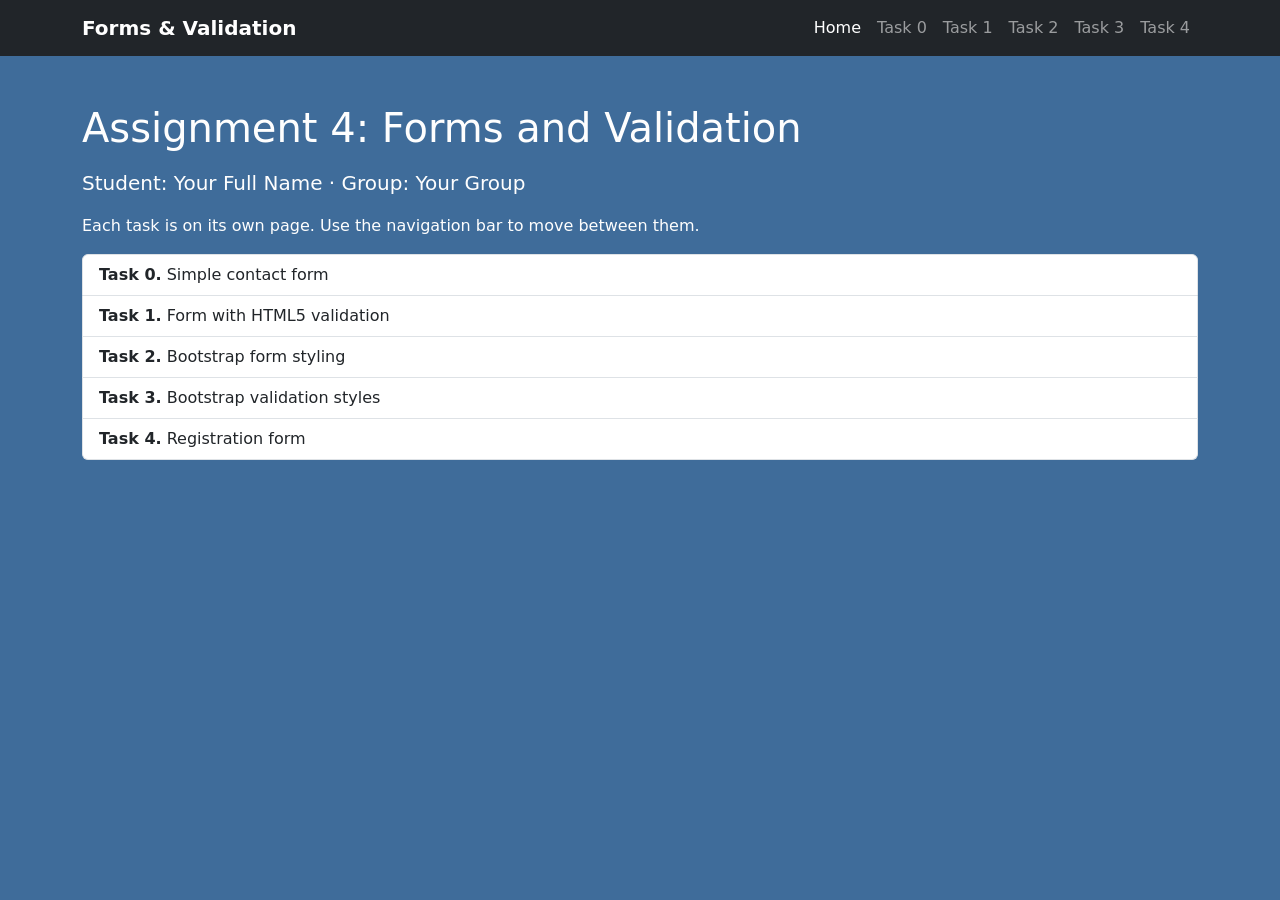
<file: index.html>
<!DOCTYPE html>
<html lang="en">
<head>
  <meta charset="UTF-8">
  <meta name="viewport" content="width=device-width, initial-scale=1">
  <title>Home | Assignment 4</title>
  <link href="https://cdn.jsdelivr.net/npm/bootstrap@5.3.3/dist/css/bootstrap.min.css" rel="stylesheet">
  <link href="style.css" rel="stylesheet">
</head>
<body>
<nav class="navbar navbar-expand-lg navbar-dark bg-dark">
  <div class="container">
    <a class="navbar-brand" href="index.html">Forms &amp; Validation</a>
    <button class="navbar-toggler" type="button" data-bs-toggle="collapse" data-bs-target="#nav" aria-controls="nav" aria-expanded="false" aria-label="Toggle navigation"><span class="navbar-toggler-icon"></span></button>
    <div class="collapse navbar-collapse" id="nav"><ul class="navbar-nav ms-auto"><li class="nav-item"><a class="nav-link active" href="index.html" aria-current="page">Home</a></li><li class="nav-item"><a class="nav-link" href="task0-basic-form.html">Task 0</a></li><li class="nav-item"><a class="nav-link" href="task1-html5-validation.html">Task 1</a></li><li class="nav-item"><a class="nav-link" href="task2-bootstrap-form.html">Task 2</a></li><li class="nav-item"><a class="nav-link" href="task3-bootstrap-validation.html">Task 3</a></li><li class="nav-item"><a class="nav-link" href="task4-registration.html">Task 4</a></li></ul></div>
  </div>
</nav>
<main class="container py-5">
  <h1 class="mb-3">Assignment 4: Forms and Validation</h1>
  <p class="lead">Student: <strong>Your Full Name</strong> · Group: <strong>Your Group</strong></p>
  <p>Each task is on its own page. Use the navigation bar to move between them.</p>
  <div class="list-group">
    <a class="list-group-item list-group-item-action" href="task0-basic-form.html"><strong>Task 0.</strong> Simple contact form</a>
    <a class="list-group-item list-group-item-action" href="task1-html5-validation.html"><strong>Task 1.</strong> Form with HTML5 validation</a>
    <a class="list-group-item list-group-item-action" href="task2-bootstrap-form.html"><strong>Task 2.</strong> Bootstrap form styling</a>
    <a class="list-group-item list-group-item-action" href="task3-bootstrap-validation.html"><strong>Task 3.</strong> Bootstrap validation styles</a>
    <a class="list-group-item list-group-item-action" href="task4-registration.html"><strong>Task 4.</strong> Registration form</a>
  </div>
</main>
<script src="https://cdn.jsdelivr.net/npm/bootstrap@5.3.3/dist/js/bootstrap.bundle.min.js"></script>

</body>
</html>
</file>
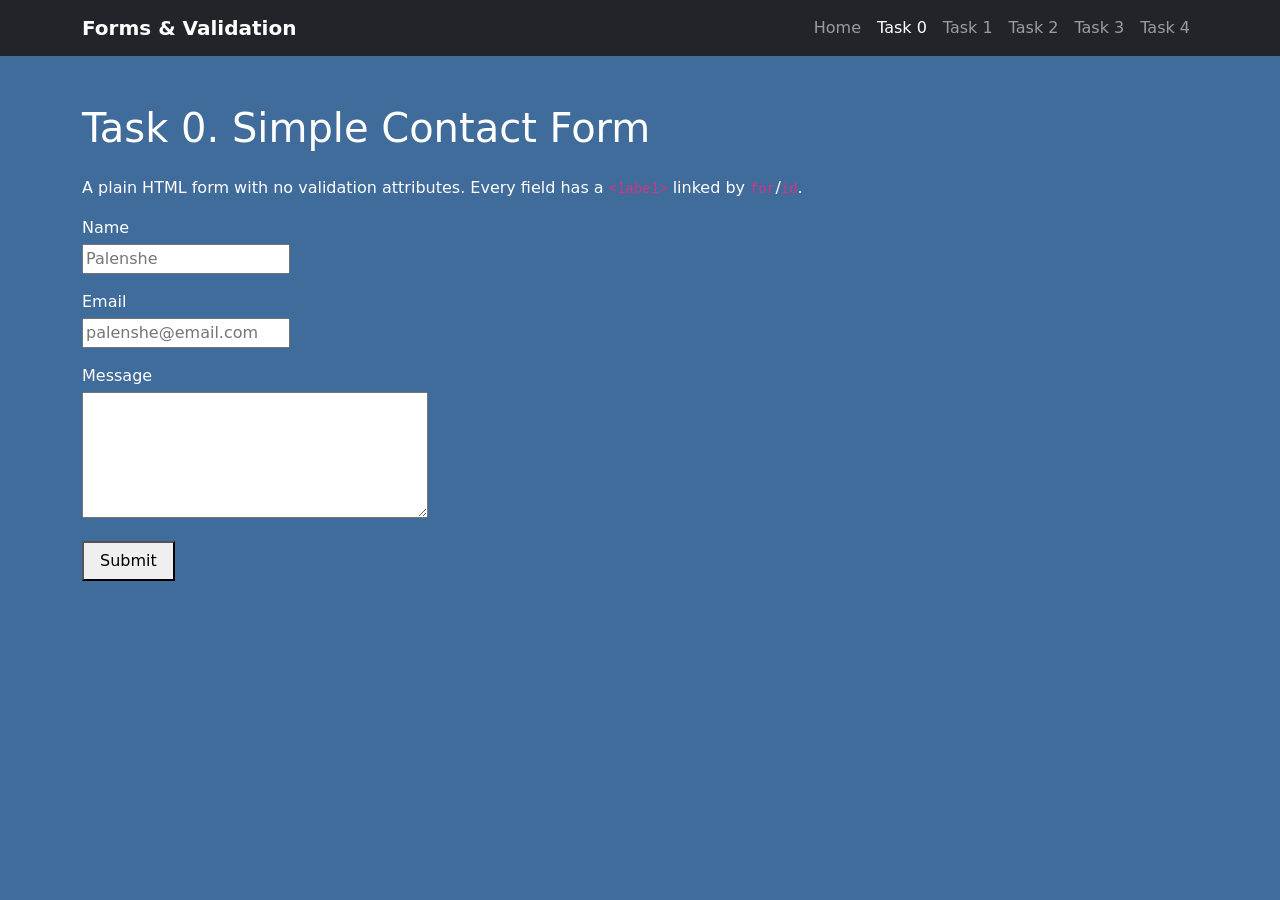
<file: task0-basic-form.html>
<!DOCTYPE html>
<html lang="en">
<head>
  <meta charset="UTF-8">
  <meta name="viewport" content="width=device-width, initial-scale=1">
  <title>Task 0 | Assignment 4</title>
  <link href="https://cdn.jsdelivr.net/npm/bootstrap@5.3.3/dist/css/bootstrap.min.css" rel="stylesheet">
  <link href="style.css" rel="stylesheet">
</head>
<body>
<nav class="navbar navbar-expand-lg navbar-dark bg-dark">
  <div class="container">
    <a class="navbar-brand" href="index.html">Forms &amp; Validation</a>
    <button class="navbar-toggler" type="button" data-bs-toggle="collapse" data-bs-target="#nav" aria-controls="nav" aria-expanded="false" aria-label="Toggle navigation"><span class="navbar-toggler-icon"></span></button>
    <div class="collapse navbar-collapse" id="nav"><ul class="navbar-nav ms-auto"><li class="nav-item"><a class="nav-link" href="index.html">Home</a></li><li class="nav-item"><a class="nav-link active" href="task0-basic-form.html" aria-current="page">Task 0</a></li><li class="nav-item"><a class="nav-link" href="task1-html5-validation.html">Task 1</a></li><li class="nav-item"><a class="nav-link" href="task2-bootstrap-form.html">Task 2</a></li><li class="nav-item"><a class="nav-link" href="task3-bootstrap-validation.html">Task 3</a></li><li class="nav-item"><a class="nav-link" href="task4-registration.html">Task 4</a></li></ul></div>
  </div>
</nav>
<main class="container py-5">
  <h1 class="mb-4">Task 0. Simple Contact Form</h1>
  <p>A plain HTML form with no validation attributes. Every field has a <code>&lt;label&gt;</code> linked by <code>for</code>/<code>id</code>.</p>
  <form action="#" method="post" class="plain-form">
    <p>
      <label for="name">Name</label><br>
      <input type="text" id="name" name="name" placeholder="Palenshe">
    </p>
    <p>
      <label for="email">Email</label><br>
      <input type="email" id="email" name="email" placeholder="palenshe@email.com">
    </p>
    <p>
      <label for="message">Message</label><br>
      <textarea id="message" name="message" rows="5" cols="40"></textarea>
    </p>
    <button type="submit">Submit</button>
  </form>
</main>
<script src="https://cdn.jsdelivr.net/npm/bootstrap@5.3.3/dist/js/bootstrap.bundle.min.js"></script>

</body>
</html>
</file>
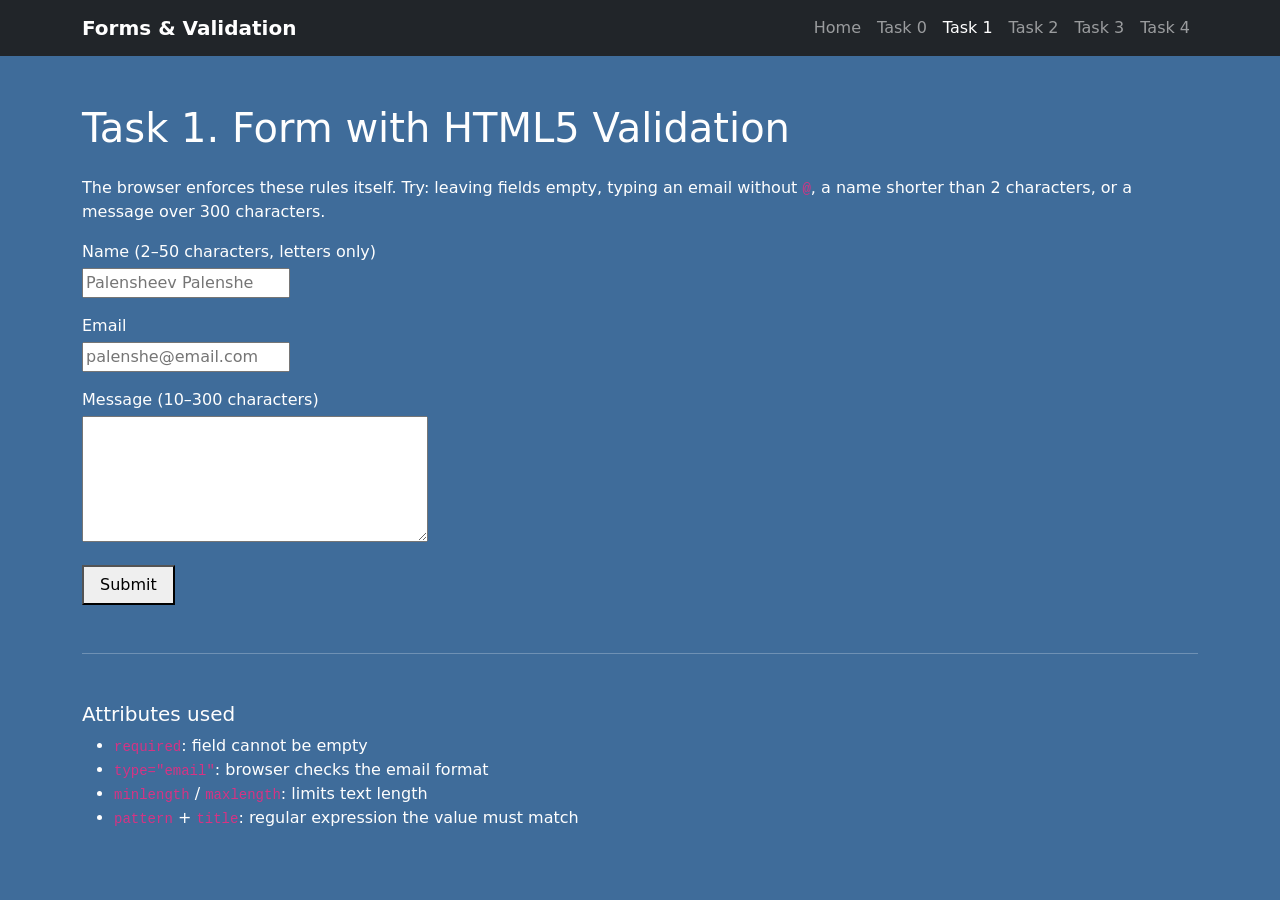
<file: task1-html5-validation.html>
<!DOCTYPE html>
<html lang="en">
<head>
  <meta charset="UTF-8">
  <meta name="viewport" content="width=device-width, initial-scale=1">
  <title>Task 1 | Assignment 4</title>
  <link href="https://cdn.jsdelivr.net/npm/bootstrap@5.3.3/dist/css/bootstrap.min.css" rel="stylesheet">
  <link href="style.css" rel="stylesheet">
</head>
<body>
<nav class="navbar navbar-expand-lg navbar-dark bg-dark">
  <div class="container">
    <a class="navbar-brand" href="index.html">Forms &amp; Validation</a>
    <button class="navbar-toggler" type="button" data-bs-toggle="collapse" data-bs-target="#nav" aria-controls="nav" aria-expanded="false" aria-label="Toggle navigation"><span class="navbar-toggler-icon"></span></button>
    <div class="collapse navbar-collapse" id="nav"><ul class="navbar-nav ms-auto"><li class="nav-item"><a class="nav-link" href="index.html">Home</a></li><li class="nav-item"><a class="nav-link" href="task0-basic-form.html">Task 0</a></li><li class="nav-item"><a class="nav-link active" href="task1-html5-validation.html" aria-current="page">Task 1</a></li><li class="nav-item"><a class="nav-link" href="task2-bootstrap-form.html">Task 2</a></li><li class="nav-item"><a class="nav-link" href="task3-bootstrap-validation.html">Task 3</a></li><li class="nav-item"><a class="nav-link" href="task4-registration.html">Task 4</a></li></ul></div>
  </div>
</nav>
<main class="container py-5">
  <h1 class="mb-4">Task 1. Form with HTML5 Validation</h1>
  <p>The browser enforces these rules itself. Try: leaving fields empty, typing an email without <code>@</code>, a name shorter than 2 characters, or a message over 300 characters.</p>
  <form action="#" method="post" class="plain-form">
    <p>
      <label for="name">Name (2&ndash;50 characters, letters only)</label><br>
      <input type="text" id="name" name="name" placeholder="Palensheev Palenshe" required minlength="2" maxlength="50" pattern="[A-Za-z\u0400-\u04FF\s\-]+" title="Letters, spaces and hyphens only">
    </p>
    <p>
      <label for="email">Email</label><br>
      <input type="email" 
      <input type="email" id="email" name="email" placeholder="palenshe@email.com" id="email" name="email" required maxlength="100">
    </p>
    <p>
      <label for="message">Message (10&ndash;300 characters)</label><br>
      <textarea id="message" name="message" rows="5" cols="40" required minlength="10" maxlength="300"></textarea>
    </p>
    <button type="submit">Submit</button>
  </form>
  <hr class="my-5">
  <h2 class="h5">Attributes used</h2>
  <ul>
    <li><code>required</code>: field cannot be empty</li>
    <li><code>type="email"</code>: browser checks the email format</li>
    <li><code>minlength</code> / <code>maxlength</code>: limits text length</li>
    <li><code>pattern</code> + <code>title</code>: regular expression the value must match</li>
  </ul>
</main>
<script src="https://cdn.jsdelivr.net/npm/bootstrap@5.3.3/dist/js/bootstrap.bundle.min.js"></script>

</body>
</html>
</file>
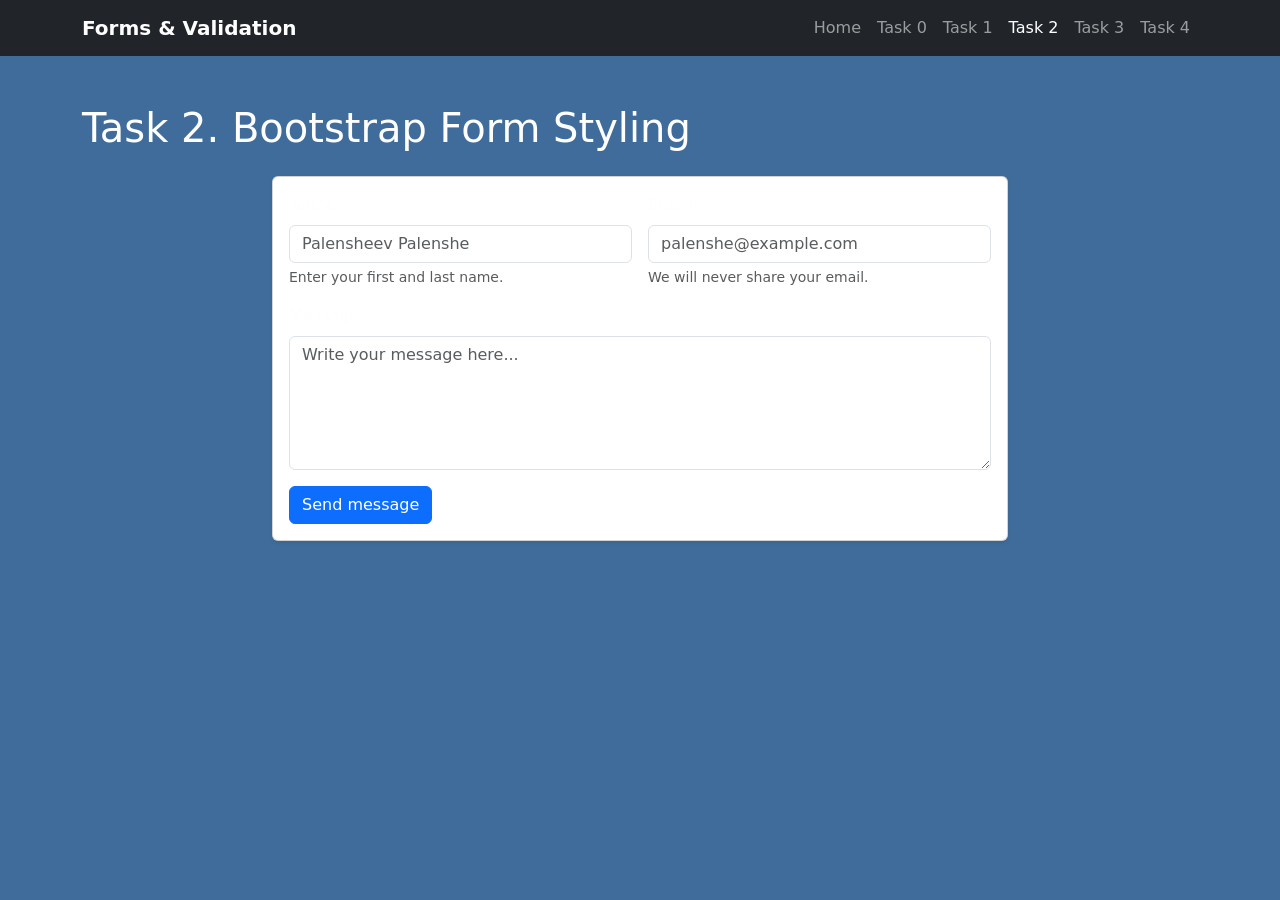
<file: task2-bootstrap-form.html>
<!DOCTYPE html>
<html lang="en">
<head>
  <meta charset="UTF-8">
  <meta name="viewport" content="width=device-width, initial-scale=1">
  <title>Task 2 | Assignment 4</title>
  <link href="https://cdn.jsdelivr.net/npm/bootstrap@5.3.3/dist/css/bootstrap.min.css" rel="stylesheet">
  <link href="style.css" rel="stylesheet">
</head>
<body>
<nav class="navbar navbar-expand-lg navbar-dark bg-dark">
  <div class="container">
    <a class="navbar-brand" href="index.html">Forms &amp; Validation</a>
    <button class="navbar-toggler" type="button" data-bs-toggle="collapse" data-bs-target="#nav" aria-controls="nav" aria-expanded="false" aria-label="Toggle navigation"><span class="navbar-toggler-icon"></span></button>
    <div class="collapse navbar-collapse" id="nav"><ul class="navbar-nav ms-auto"><li class="nav-item"><a class="nav-link" href="index.html">Home</a></li><li class="nav-item"><a class="nav-link" href="task0-basic-form.html">Task 0</a></li><li class="nav-item"><a class="nav-link" href="task1-html5-validation.html">Task 1</a></li><li class="nav-item"><a class="nav-link active" href="task2-bootstrap-form.html" aria-current="page">Task 2</a></li><li class="nav-item"><a class="nav-link" href="task3-bootstrap-validation.html">Task 3</a></li><li class="nav-item"><a class="nav-link" href="task4-registration.html">Task 4</a></li></ul></div>
  </div>
</nav>
<main class="container py-5">
  <h1 class="mb-4">Task 2. Bootstrap Form Styling</h1>
  <div class="row justify-content-center">
    <div class="col-lg-8">
      <form action="#" method="post" class="card card-body shadow-sm">
        <div class="row g-3">
          <div class="col-md-6">
            <label for="name" class="form-label">Name</label>
            <input type="text" class="form-control" id="name" name="name" placeholder="Palensheev Palenshe" aria-describedby="nameHelp">
            <div id="nameHelp" class="form-text">Enter your first and last name.</div>
          </div>
          <div class="col-md-6">
            <label for="email" class="form-label">Email</label>
            <input type="email" class="form-control" id="email" name="email" placeholder="palenshe@example.com" aria-describedby="emailHelp">
            <div id="emailHelp" class="form-text">We will never share your email.</div>
          </div>
          <div class="col-12">
            <label for="message" class="form-label">Message</label>
            <textarea class="form-control" id="message" name="message" rows="5" placeholder="Write your message here..."></textarea>
          </div>
          <div class="col-12">
            <button type="submit" class="btn btn-primary">Send message</button>
          </div>
        </div>
      </form>
    </div>
  </div>
</main>
<script src="https://cdn.jsdelivr.net/npm/bootstrap@5.3.3/dist/js/bootstrap.bundle.min.js"></script>

</body>
</html>
</file>
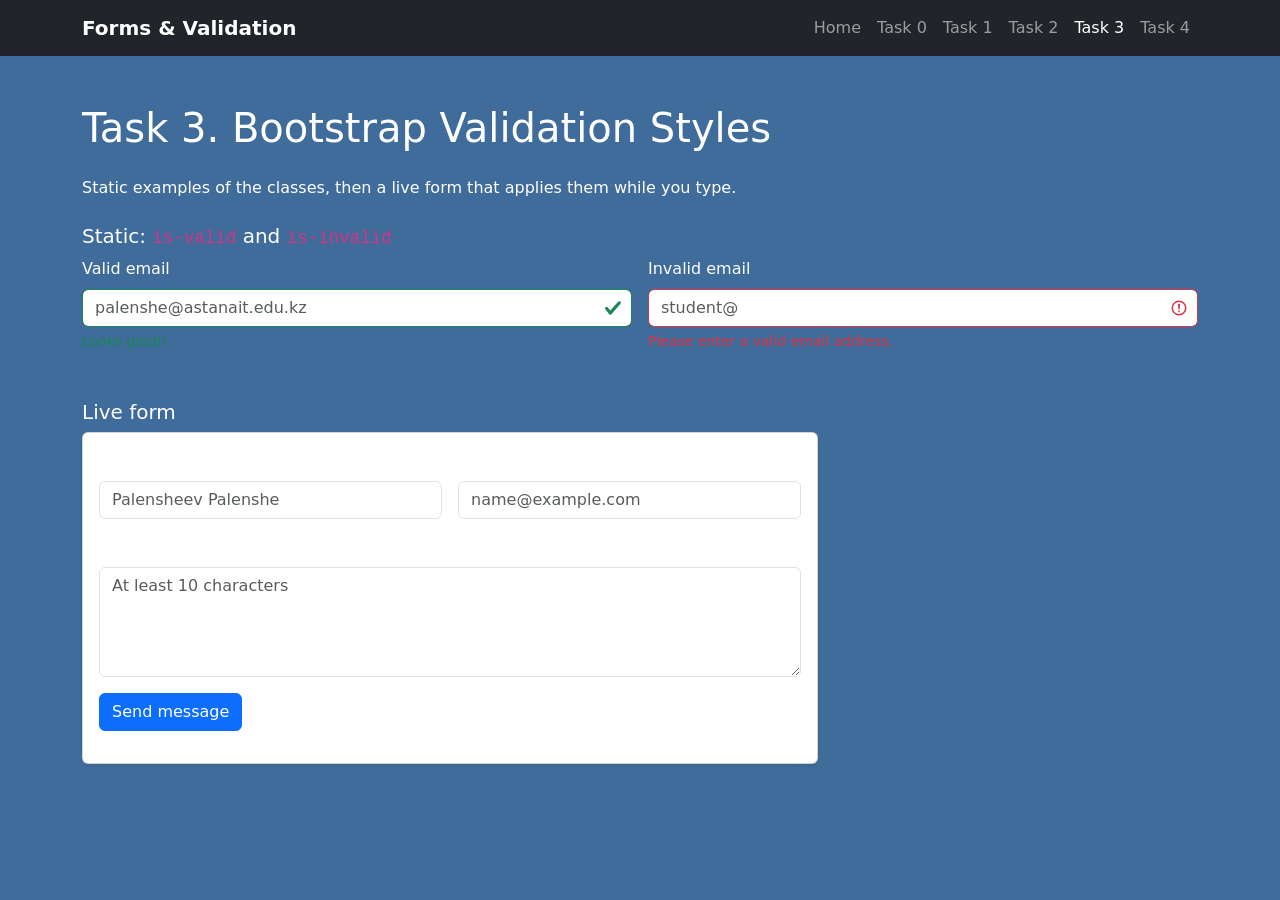
<file: task3-bootstrap-validation.html>
<!DOCTYPE html>
<html lang="en">
<head>
  <meta charset="UTF-8">
  <meta name="viewport" content="width=device-width, initial-scale=1">
  <title>Task 3 | Assignment 4</title>
  <link href="https://cdn.jsdelivr.net/npm/bootstrap@5.3.3/dist/css/bootstrap.min.css" rel="stylesheet">
  <link href="style.css" rel="stylesheet">
</head>
<body>
<nav class="navbar navbar-expand-lg navbar-dark bg-dark">
  <div class="container">
    <a class="navbar-brand" href="index.html">Forms &amp; Validation</a>
    <button class="navbar-toggler" type="button" data-bs-toggle="collapse" data-bs-target="#nav" aria-controls="nav" aria-expanded="false" aria-label="Toggle navigation"><span class="navbar-toggler-icon"></span></button>
    <div class="collapse navbar-collapse" id="nav"><ul class="navbar-nav ms-auto"><li class="nav-item"><a class="nav-link" href="index.html">Home</a></li><li class="nav-item"><a class="nav-link" href="task0-basic-form.html">Task 0</a></li><li class="nav-item"><a class="nav-link" href="task1-html5-validation.html">Task 1</a></li><li class="nav-item"><a class="nav-link" href="task2-bootstrap-form.html">Task 2</a></li><li class="nav-item"><a class="nav-link active" href="task3-bootstrap-validation.html" aria-current="page">Task 3</a></li><li class="nav-item"><a class="nav-link" href="task4-registration.html">Task 4</a></li></ul></div>
  </div>
</nav>
<main class="container py-5">
  <h1 class="mb-4">Task 3. Bootstrap Validation Styles</h1>
  <p>Static examples of the classes, then a live form that applies them while you type.</p>

  <h2 class="h5 mt-4">Static: <code>is-valid</code> and <code>is-invalid</code></h2>
  <div class="row g-3 mb-5">
    <div class="col-md-6">
      <label for="okEmail" class="form-label">Valid email</label>
      <input type="email" class="form-control is-valid" id="okEmail" placeholder="palenshe@astanait.edu.kz">
      <div class="valid-feedback">Looks good!</div>
    </div>
    <div class="col-md-6">
      <label for="badEmail" class="form-label">Invalid email</label>
      <input type="email" class="form-control is-invalid" id="badEmail" placeholder="student@">
      <div class="invalid-feedback">Please enter a valid email address.</div>
    </div>
  </div>

  <h2 class="h5">Live form</h2>
  <div class="row">
    <div class="col-lg-8">
      <form id="contactForm" novalidate class="card card-body shadow-sm">
        <div class="row g-3">
          <div class="col-md-6">
            <label for="name" class="form-label">Name</label>
            <input type="text" class="form-control" id="name" required minlength="2" placeholder="Palensheev Palenshe">
            <div class="valid-feedback">Looks good!</div>
            <div class="invalid-feedback">Name is required (at least 2 characters).</div>
          </div>
          <div class="col-md-6">
            <label for="email" class="form-label">Email</label>
            <input type="email" class="form-control" id="email" required placeholder="name@example.com">
            <div class="valid-feedback">Looks good!</div>
            <div class="invalid-feedback">Email is required and must be valid.</div>
          </div>
          <div class="col-12">
            <label for="message" class="form-label">Message</label>
            <textarea class="form-control" id="message" rows="4" required minlength="10" placeholder="At least 10 characters"></textarea>
            <div class="valid-feedback">Looks good!</div>
            <div class="invalid-feedback">Message is required (at least 10 characters).</div>
          </div>
          <div class="col-12">
            <button type="submit" class="btn btn-primary">Send message</button>
          </div>
          <div class="col-12"><div id="result"></div></div>
        </div>
      </form>
    </div>
  </div>
</main>
<script src="https://cdn.jsdelivr.net/npm/bootstrap@5.3.3/dist/js/bootstrap.bundle.min.js"></script>
<script src="task3.js"></script>
</body>
</html>
</file>
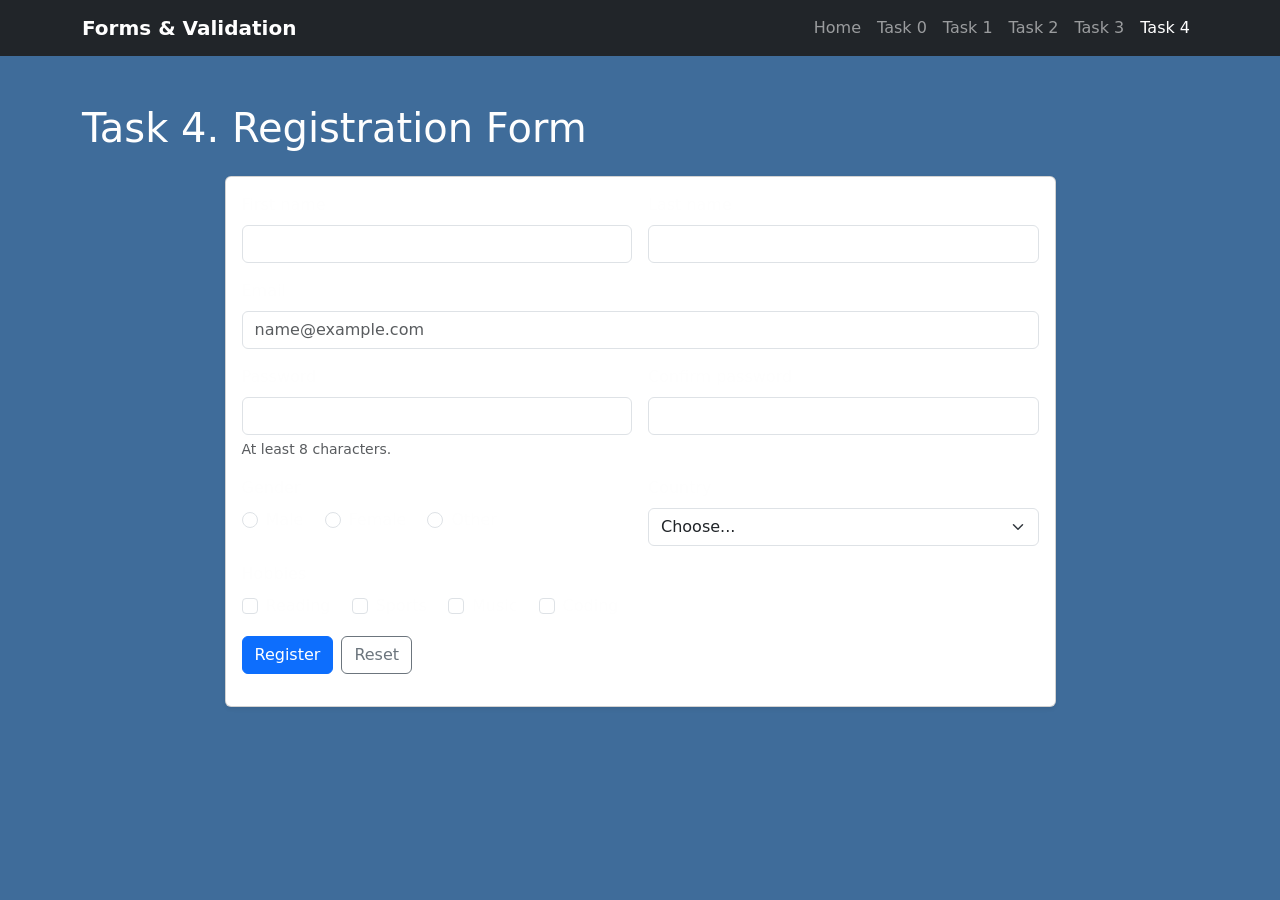
<file: task4-registration.html>
<!DOCTYPE html>
<html lang="en">
<head>
  <meta charset="UTF-8">
  <meta name="viewport" content="width=device-width, initial-scale=1">
  <title>Task 4 | Assignment 4</title>
  <link href="https://cdn.jsdelivr.net/npm/bootstrap@5.3.3/dist/css/bootstrap.min.css" rel="stylesheet">
  <link href="style.css" rel="stylesheet">
</head>
<body>
<nav class="navbar navbar-expand-lg navbar-dark bg-dark">
  <div class="container">
    <a class="navbar-brand" href="index.html">Forms &amp; Validation</a>
    <button class="navbar-toggler" type="button" data-bs-toggle="collapse" data-bs-target="#nav" aria-controls="nav" aria-expanded="false" aria-label="Toggle navigation"><span class="navbar-toggler-icon"></span></button>
    <div class="collapse navbar-collapse" id="nav"><ul class="navbar-nav ms-auto"><li class="nav-item"><a class="nav-link" href="index.html">Home</a></li><li class="nav-item"><a class="nav-link" href="task0-basic-form.html">Task 0</a></li><li class="nav-item"><a class="nav-link" href="task1-html5-validation.html">Task 1</a></li><li class="nav-item"><a class="nav-link" href="task2-bootstrap-form.html">Task 2</a></li><li class="nav-item"><a class="nav-link" href="task3-bootstrap-validation.html">Task 3</a></li><li class="nav-item"><a class="nav-link active" href="task4-registration.html" aria-current="page">Task 4</a></li></ul></div>
  </div>
</nav>
<main class="container py-5">
  <h1 class="mb-4">Task 4. Registration Form</h1>
  <div class="row justify-content-center">
    <div class="col-lg-9">
      <form id="regForm" novalidate class="card card-body shadow-sm">
        <div class="row g-3">

          <div class="col-md-6">
            <label for="firstName" class="form-label">First name</label>
            <input type="text" class="form-control" id="firstName" required minlength="2" maxlength="30">
            <div class="valid-feedback">Looks good!</div>
            <div class="invalid-feedback">First name is required (2&ndash;30 characters).</div>
          </div>
          <div class="col-md-6">
            <label for="lastName" class="form-label">Last name</label>
            <input type="text" class="form-control" id="lastName" required minlength="2" maxlength="30">
            <div class="valid-feedback">Looks good!</div>
            <div class="invalid-feedback">Last name is required (2&ndash;30 characters).</div>
          </div>

          <div class="col-12">
            <label for="email" class="form-label">Email</label>
            <input type="email" class="form-control" id="email" required placeholder="name@example.com">
            <div class="valid-feedback">Looks good!</div>
            <div class="invalid-feedback">Please enter a valid email address.</div>
          </div>

          <div class="col-md-6">
            <label for="password" class="form-label">Password</label>
            <input type="password" class="form-control" id="password" required minlength="8" aria-describedby="pwHelp">
            <div id="pwHelp" class="form-text">At least 8 characters.</div>
            <div class="valid-feedback">Strong enough!</div>
            <div class="invalid-feedback">Password must be at least 8 characters.</div>
          </div>
          <div class="col-md-6">
            <label for="confirmPassword" class="form-label">Confirm password</label>
            <input type="password" class="form-control" id="confirmPassword" required>
            <div class="valid-feedback">Passwords match.</div>
            <div class="invalid-feedback" id="confirmFeedback">Passwords do not match.</div>
          </div>

          <div class="col-md-6">
            <label class="form-label d-block">Gender</label>
            <div class="form-check form-check-inline">
              <input class="form-check-input" type="radio" name="gender" id="male" value="male" required>
              <label class="form-check-label" for="male">Male</label>
            </div>
            <div class="form-check form-check-inline">
              <input class="form-check-input" type="radio" name="gender" id="female" value="female">
              <label class="form-check-label" for="female">Female</label>
            </div>
            <div class="form-check form-check-inline">
              <input class="form-check-input" type="radio" name="gender" id="other" value="other">
              <label class="form-check-label" for="other">Other</label>
            </div>
            <div class="invalid-feedback" id="genderFeedback">Please select a gender.</div>
          </div>

          <div class="col-md-6">
            <label for="country" class="form-label">Country</label>
            <select class="form-select" id="country" required>
              <option value="" selected disabled>Choose...</option>
              <option>Kazakhstan</option>
              <option>Kyrgyzstan</option>
              <option>Uzbekistan</option>
              <option>Turkey</option>
              <option>Germany</option>
              <option>United States</option>
              <option>Other</option>
            </select>
            <div class="valid-feedback">Looks good!</div>
            <div class="invalid-feedback">Please select your country.</div>
          </div>

          <div class="col-12">
            <label class="form-label d-block">Hobbies</label>
            <div class="form-check form-check-inline">
              <input class="form-check-input" type="checkbox" id="hobbyReading" name="hobbies" value="reading">
              <label class="form-check-label" for="hobbyReading">Reading</label>
            </div>
            <div class="form-check form-check-inline">
              <input class="form-check-input" type="checkbox" id="hobbySports" name="hobbies" value="sports">
              <label class="form-check-label" for="hobbySports">Sports</label>
            </div>
            <div class="form-check form-check-inline">
              <input class="form-check-input" type="checkbox" id="hobbyMusic" name="hobbies" value="music">
              <label class="form-check-label" for="hobbyMusic">Music</label>
            </div>
            <div class="form-check form-check-inline">
              <input class="form-check-input" type="checkbox" id="hobbyCoding" name="hobbies" value="coding">
              <label class="form-check-label" for="hobbyCoding">Coding</label>
            </div>
          </div>

          <div class="col-12 d-flex gap-2">
            <button type="submit" class="btn btn-primary">Register</button>
            <button type="reset" class="btn btn-outline-secondary">Reset</button>
          </div>
          <div class="col-12"><div id="result"></div></div>
        </div>
      </form>
    </div>
  </div>
</main>
<script src="https://cdn.jsdelivr.net/npm/bootstrap@5.3.3/dist/js/bootstrap.bundle.min.js"></script>
<script src="task4.js"></script>
</body>
</html>
</file>
<file: style.css>
body { background: #3f6c9a;
color: #fefefe }
.plain-form input[type="text"],
.plain-form input[type="email"],
.plain-form textarea { margin-top: 4px; }
.plain-form button { padding: 6px 16px; cursor: pointer; }
.navbar-brand { font-weight: 600; }
</file>
